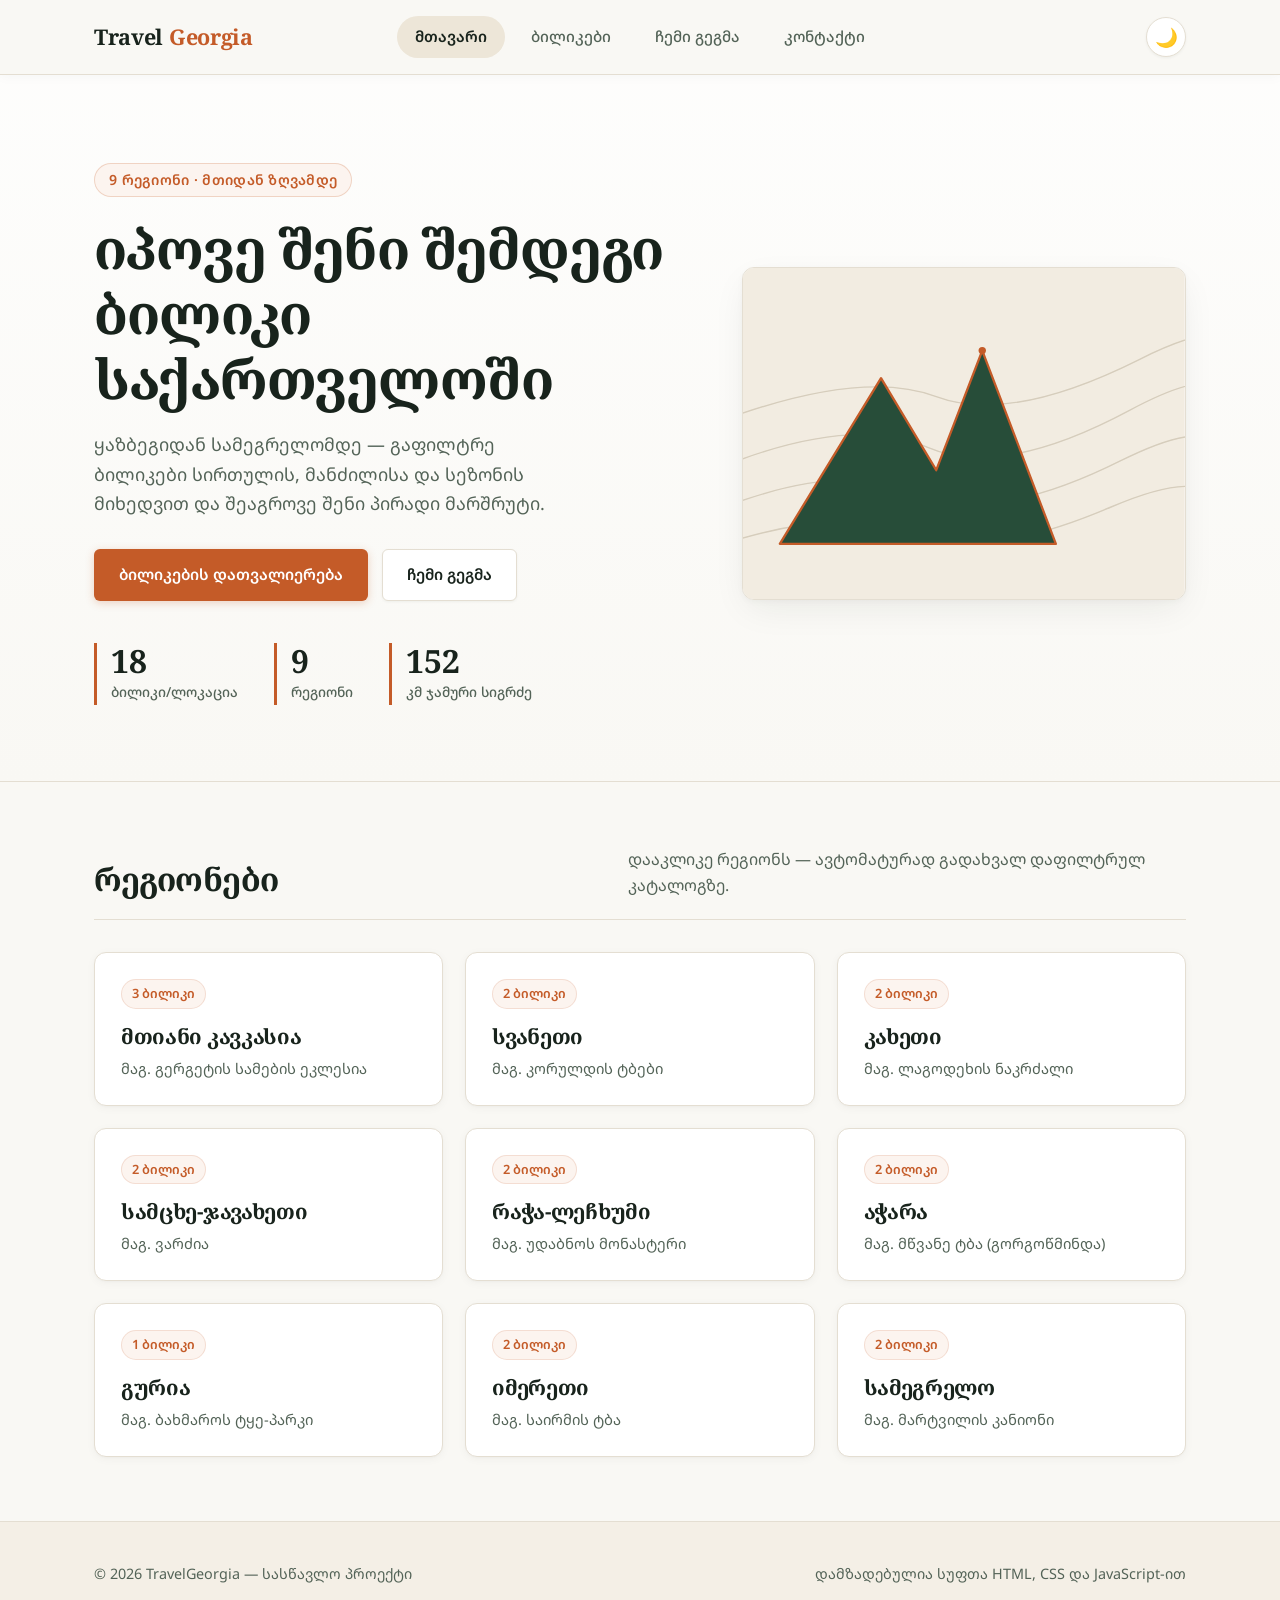
<file: TravelGeorgia-main/travelgeorgia-site/index.html>
<!DOCTYPE html>
<html lang="ka">
<head>
<meta charset="UTF-8" />
<meta name="viewport" content="width=device-width, initial-scale=1" />
<title>TravelGeorgia — საქართველოს ლაშქრობისა და მოგზაურობის ბილიკები</title>
<meta name="description" content="მოძებნე, გაფილტრე და დაგეგმე შენი ლაშქრობა საქართველოს ყველა რეგიონში — მთიანი კავკასიიდან სამეგრელომდე." />
<link rel="preconnect" href="https://fonts.googleapis.com">
<link rel="preconnect" href="https://fonts.gstatic.com" crossorigin>
<link href="https://fonts.googleapis.com/css2?family=Noto+Serif+Georgian:wght@500;700&family=Noto+Sans+Georgian:wght@400;500;600&display=swap" rel="stylesheet">
<link rel="stylesheet" href="css/variables.css" />
<link rel="stylesheet" href="css/base.css" />
<link rel="stylesheet" href="css/header.css" />
<link rel="stylesheet" href="css/components.css" />
<link rel="stylesheet" href="css/hero.css" />
<link rel="stylesheet" href="css/footer.css" />
<link rel="stylesheet" href="css/responsive.css" />
</head>
<body data-page="home">

<header class="site-header">
  <div class="wrap">
    <a href="index.html" class="brand">Travel<span>Georgia</span></a>
    <nav>
      <ul class="nav-list">
        <li><a href="index.html" data-page="home">მთავარი</a></li>
        <li><a href="catalog.html" data-page="catalog">ბილიკები</a></li>
        <li><a href="plan.html" data-page="plan">ჩემი გეგმა</a></li>
        <li><a href="contact.html" data-page="contact">კონტაქტი</a></li>
      </ul>
    </nav>
    <div class="header-actions">
      <button class="theme-toggle" id="theme-toggle" aria-label="თემის შეცვლა" title="მუქი/ნათელი თემა">🌙</button>
      <button class="nav-toggle" aria-expanded="false" aria-label="მენიუს გახსნა">☰</button>
    </div>
  </div>
</header>

<section class="hero">
  <div class="wrap">
    <div class="hero-copy">
      <p class="hero-eyebrow">9 რეგიონი · მთიდან ზღვამდე</p>
      <h1>იპოვე შენი შემდეგი ბილიკი საქართველოში</h1>
      <p class="lede">ყაზბეგიდან სამეგრელომდე — გაფილტრე ბილიკები სირთულის, მანძილისა და სეზონის მიხედვით და შეაგროვე შენი პირადი მარშრუტი.</p>
      <div class="hero-actions">
        <a href="catalog.html" class="btn btn-primary">ბილიკების დათვალიერება</a>
        <a href="plan.html" class="btn btn-ghost">ჩემი გეგმა</a>
      </div>
      <div class="stat-row" id="stat-row">
        <div class="stat"><span class="num" id="stat-trails">—</span><span class="label">ბილიკი/ლოკაცია</span></div>
        <div class="stat"><span class="num" id="stat-regions">—</span><span class="label">რეგიონი</span></div>
        <div class="stat"><span class="num" id="stat-distance">—</span><span class="label">კმ ჯამური სიგრძე</span></div>
      </div>
    </div>
    <div class="hero-art" aria-hidden="true">
      <svg viewBox="0 0 480 360" width="100%" height="100%" preserveAspectRatio="xMidYMid slice">
        <rect width="480" height="360" fill="#1e2b23"/>
        <g fill="none" stroke="#35473c" stroke-width="1.5">
          <path d="M-20 300 Q 100 260 180 290 T 400 260 T 520 300"/>
          <path d="M-20 260 Q 110 210 190 245 T 410 210 T 520 250"/>
          <path d="M-20 215 Q 120 160 200 195 T 420 155 T 520 195"/>
          <path d="M-20 165 Q 130 110 210 140 T 430 100 T 520 140"/>
        </g>
        <path d="M40 300 L150 120 L210 220 L260 90 L340 300 Z" fill="#26382e" stroke="#c98a34" stroke-width="2" stroke-linejoin="round"/>
        <circle cx="260" cy="90" r="4" fill="#e0ab5f"/>
      </svg>
    </div>
  </div>
</section>

<section class="section">
  <div class="wrap">
    <div class="section-head">
      <h2>რეგიონები</h2>
      <p>დააკლიკე რეგიონს — ავტომატურად გადახვალ დაფილტრულ კატალოგზე.</p>
    </div>
    <div class="region-grid" id="region-grid">
      <!-- JS ავსებს დინამიურად -->
    </div>
  </div>
</section>

<footer class="site-footer">
  <div class="wrap">
    <span>© 2026 TravelGeorgia — სასწავლო პროექტი</span>
    <span>დამზადებულია სუფთა HTML, CSS და JavaScript-ით</span>
  </div>
</footer>

<script src="js/data.js"></script>
<script src="js/main.js"></script>
<script src="js/home.js"></script>
</body>
</html>
</file>
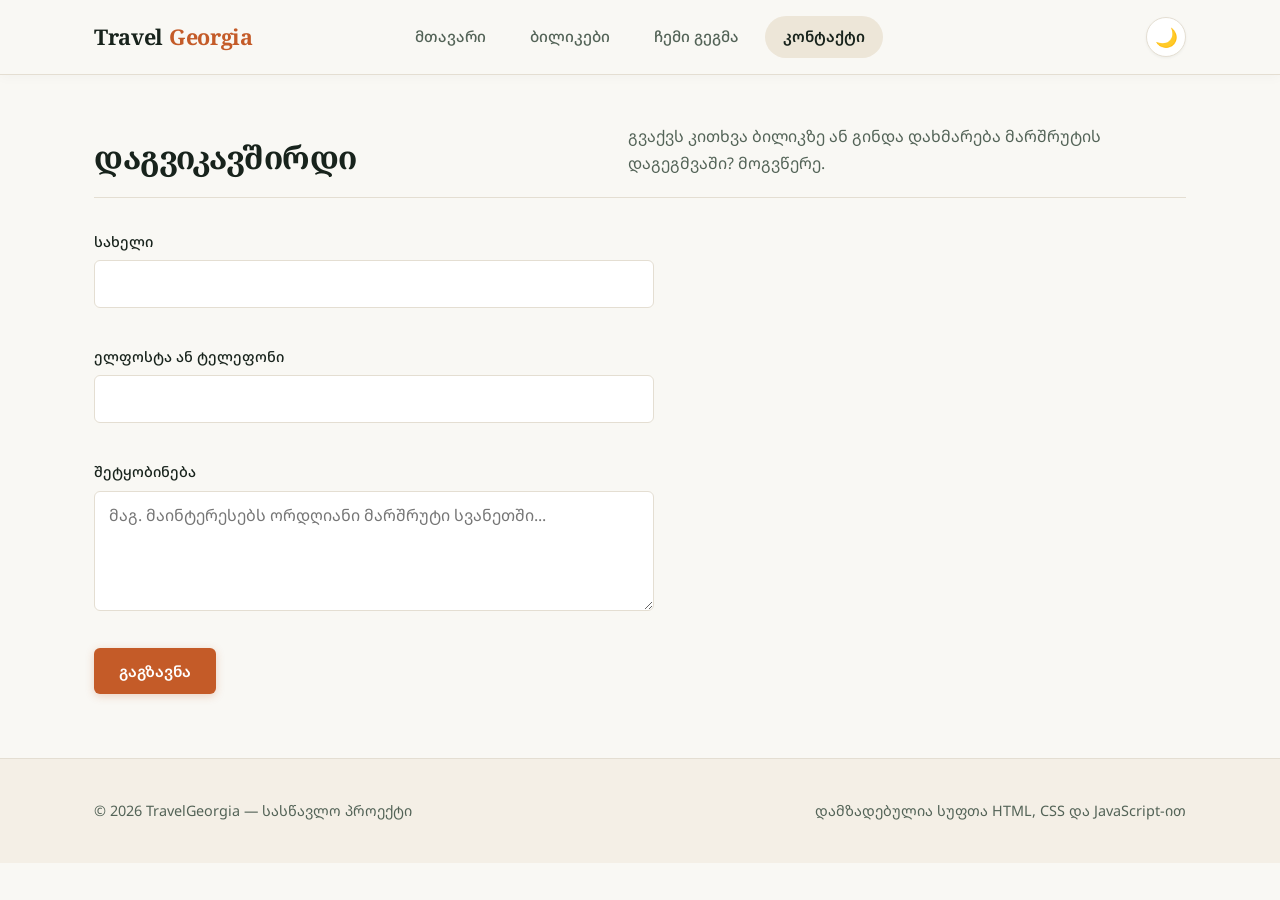
<file: TravelGeorgia-main/travelgeorgia-site/contact.html>
<!DOCTYPE html>
<html lang="ka">
<head>
<meta charset="UTF-8" />
<meta name="viewport" content="width=device-width, initial-scale=1" />
<title>კონტაქტი — TravelGeorgia</title>
<link rel="preconnect" href="https://fonts.googleapis.com">
<link rel="preconnect" href="https://fonts.gstatic.com" crossorigin>
<link href="https://fonts.googleapis.com/css2?family=Noto+Serif+Georgian:wght@500;700&family=Noto+Sans+Georgian:wght@400;500;600&display=swap" rel="stylesheet">
<link rel="stylesheet" href="css/variables.css" />
<link rel="stylesheet" href="css/base.css" />
<link rel="stylesheet" href="css/header.css" />
<link rel="stylesheet" href="css/components.css" />
<link rel="stylesheet" href="css/contact.css" />
<link rel="stylesheet" href="css/footer.css" />
<link rel="stylesheet" href="css/responsive.css" />
</head>
<body data-page="contact">

<header class="site-header">
  <div class="wrap">
    <a href="index.html" class="brand">Travel<span>Georgia</span></a>
    <nav>
      <ul class="nav-list">
        <li><a href="index.html" data-page="home">მთავარი</a></li>
        <li><a href="catalog.html" data-page="catalog">ბილიკები</a></li>
        <li><a href="plan.html" data-page="plan">ჩემი გეგმა</a></li>
        <li><a href="contact.html" data-page="contact">კონტაქტი</a></li>
      </ul>
    </nav>
    <div class="header-actions">
      <button class="theme-toggle" id="theme-toggle" aria-label="თემის შეცვლა" title="მუქი/ნათელი თემა">🌙</button>
      <button class="nav-toggle" aria-expanded="false" aria-label="მენიუს გახსნა">☰</button>
    </div>
  </div>
</header>

<section class="section" style="padding-top:48px;">
  <div class="wrap">
    <div class="section-head">
      <h2>დაგვიკავშირდი</h2>
      <p>გვაქვს კითხვა ბილიკზე ან გინდა დახმარება მარშრუტის დაგეგმვაში? მოგვწერე.</p>
    </div>

    <div class="success-box" id="success-box">
      მადლობა! შენი შეტყობინება მიღებულია — მალე დაგიკავშირდებით.
    </div>

    <form class="contact-form" id="contact-form" novalidate>
      <div class="field" id="field-name">
        <label for="name">სახელი</label>
        <input type="text" id="name" name="name" autocomplete="name" />
        <span class="error-text" id="error-name"></span>
      </div>

      <div class="field" id="field-contact">
        <label for="contact">ელფოსტა ან ტელეფონი</label>
        <input type="text" id="contact" name="contact" autocomplete="email" />
        <span class="error-text" id="error-contact"></span>
      </div>

      <div class="field" id="field-message">
        <label for="message">შეტყობინება</label>
        <textarea id="message" name="message" placeholder="მაგ. მაინტერესებს ორდღიანი მარშრუტი სვანეთში..."></textarea>
        <span class="error-text" id="error-message"></span>
      </div>

      <button type="submit" class="btn btn-primary" style="align-self:flex-start;">გაგზავნა</button>
    </form>
  </div>
</section>

<footer class="site-footer">
  <div class="wrap">
    <span>© 2026 TravelGeorgia — სასწავლო პროექტი</span>
    <span>დამზადებულია სუფთა HTML, CSS და JavaScript-ით</span>
  </div>
</footer>

<script src="js/main.js"></script>
<script src="js/contact.js"></script>
</body>
</html>
</file>
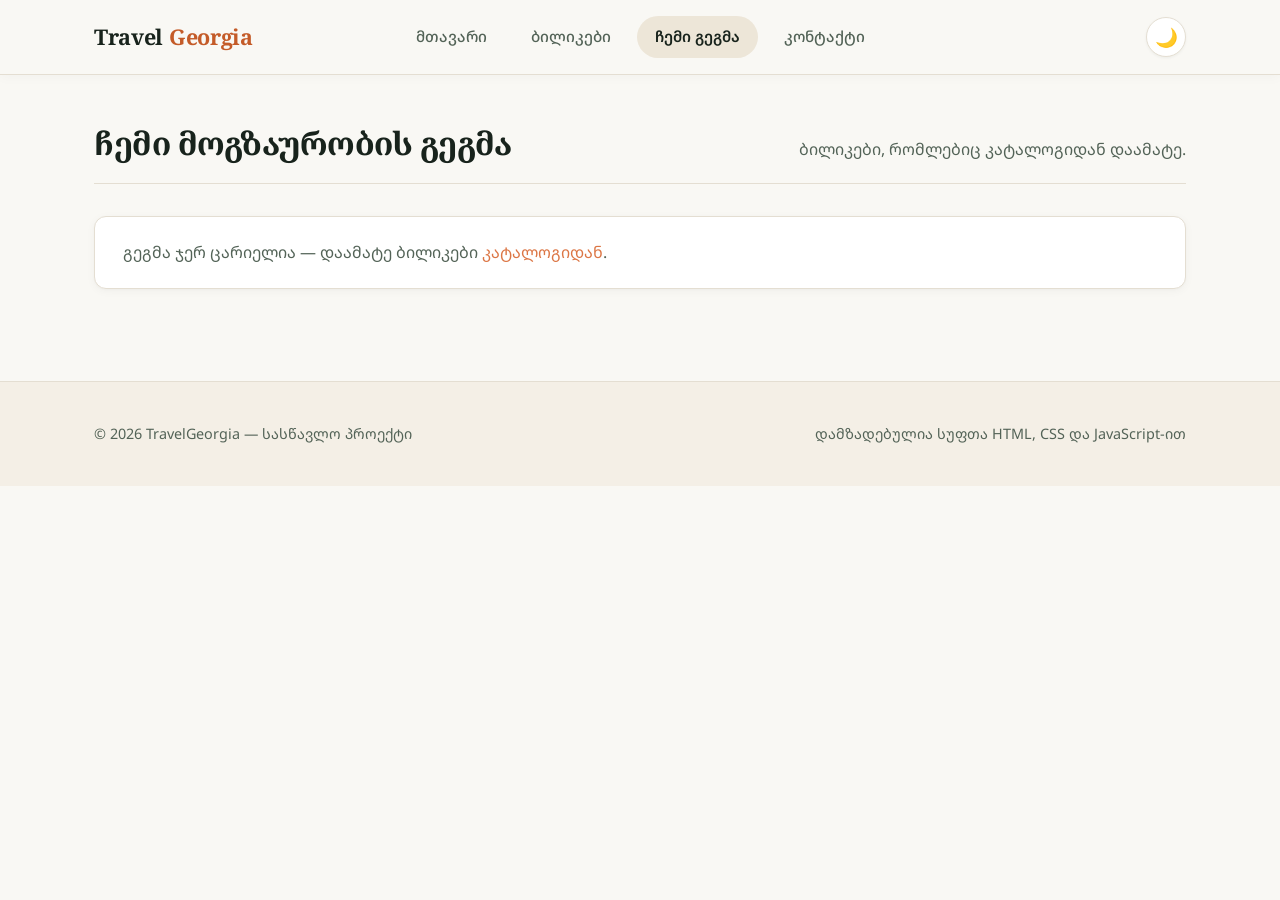
<file: TravelGeorgia-main/travelgeorgia-site/plan.html>
<!DOCTYPE html>
<html lang="ka">
<head>
<meta charset="UTF-8" />
<meta name="viewport" content="width=device-width, initial-scale=1" />
<title>ჩემი გეგმა — TravelGeorgia</title>
<link rel="preconnect" href="https://fonts.googleapis.com">
<link rel="preconnect" href="https://fonts.gstatic.com" crossorigin>
<link href="https://fonts.googleapis.com/css2?family=Noto+Serif+Georgian:wght@500;700&family=Noto+Sans+Georgian:wght@400;500;600&display=swap" rel="stylesheet">
<link rel="stylesheet" href="css/variables.css" />
<link rel="stylesheet" href="css/base.css" />
<link rel="stylesheet" href="css/header.css" />
<link rel="stylesheet" href="css/components.css" />
<link rel="stylesheet" href="css/plan.css" />
<link rel="stylesheet" href="css/footer.css" />
<link rel="stylesheet" href="css/responsive.css" />
</head>
<body data-page="plan">

<header class="site-header">
  <div class="wrap">
    <a href="index.html" class="brand">Travel<span>Georgia</span></a>
    <nav>
      <ul class="nav-list">
        <li><a href="index.html" data-page="home">მთავარი</a></li>
        <li><a href="catalog.html" data-page="catalog">ბილიკები</a></li>
        <li><a href="plan.html" data-page="plan">ჩემი გეგმა</a></li>
        <li><a href="contact.html" data-page="contact">კონტაქტი</a></li>
      </ul>
    </nav>
    <div class="header-actions">
      <button class="theme-toggle" id="theme-toggle" aria-label="თემის შეცვლა" title="მუქი/ნათელი თემა">🌙</button>
      <button class="nav-toggle" aria-expanded="false" aria-label="მენიუს გახსნა">☰</button>
    </div>
  </div>
</header>

<section class="section" style="padding-top:48px;">
  <div class="wrap">
    <div class="section-head">
      <h2>ჩემი მოგზაურობის გეგმა</h2>
      <p>ბილიკები, რომლებიც კატალოგიდან დაამატე.</p>
    </div>

    <div class="plan-summary" id="plan-summary"></div>
    <div id="plan-list"></div>
  </div>
</section>

<footer class="site-footer">
  <div class="wrap">
    <span>© 2026 TravelGeorgia — სასწავლო პროექტი</span>
    <span>დამზადებულია სუფთა HTML, CSS და JavaScript-ით</span>
  </div>
</footer>

<script src="js/data.js"></script>
<script src="js/main.js"></script>
<script src="js/plan.js"></script>
</body>
</html>
</file>
<file: TravelGeorgia-main/travelgeorgia-site/css/variables.css>
/* ==========================================================================
   TravelGeorgia — ფერების პალიტრა და დიზაინის ცვლადები
   Light & Dark Mode
   ========================================================================== */

:root {
  /* კავკასიის ბუნებრივი, მიწისფერი და ალპური პალიტრა (Light Mode) */
  --bg: #f9f8f4;              /* თბილი კირქვისფერი / ქაღალდისფერი ფონი */
  --surface: #ffffff;         /* სუფთა თეთრი ბარათები */
  --surface-alt: #f3efe6;     /* რბილი ქვისფერი ელემენტები */
  --line: #e4ded2;            /* ნაზი ქვის კონტური */
  --line-hover: #cfc7b6;      /* აქტიური კონტური */
  --text: #18231c;            /* ღრმა წიწვოვანი შავი — მაღალი კონტრასტი და იკითხვადობა */
  --text-muted: #536357;      /* ბუნებრივი ხავსისფერი ტექსტი */
  --accent: #c45b28;          /* კავკასიური თიხისფერი / ქარვისფერი ბილიკის ნიშნული */
  --accent-hover: #ad4e1f;    /* მუქი თიხისფერი ჰოვერზე */
  --accent-soft: #dc7645;     /* რბილი თიხისფერი */
  --accent-bg: #fcf4ef;       /* რბილი თიხისფერი ფონი */
  --accent-2: #245b3f;        /* ალპური ტყის მწვანე */
  --accent-2-bg: #eaf3ed;     /* ალპური მწვანე ფონი თეგებისთვის */
  --danger: #b53828;          /* გაფრთხილება / რთული ბილიკი */
  --danger-bg: #fbedeb;

  --font-display: "Noto Serif Georgian", Georgia, "Times New Roman", serif;
  --font-body: "Noto Sans Georgian", -apple-system, BlinkMacSystemFont, "Segoe UI", Roboto, sans-serif;

  --radius-s: 6px;
  --radius-m: 12px;
  --radius-l: 18px;
  --content-width: 1140px;

  --shadow-sm: 0 1px 3px rgba(24, 35, 28, 0.05);
  --shadow-card: 0 2px 10px rgba(24, 35, 28, 0.04), 0 1px 2px rgba(24, 35, 28, 0.02);
  --shadow-hover: 0 14px 28px -4px rgba(24, 35, 28, 0.09), 0 4px 10px -2px rgba(24, 35, 28, 0.04);
}

/* ==========================================================================
   Dark Mode — ღრმა ბაზალტის, ბუნებრივი ღამის პალიტრა
   ========================================================================== */
[data-theme="dark"] {
  --bg: #111713;              /* ღრმა წიწვოვანი ბაზალტის ფონი */
  --surface: #18221b;         /* რბილი გრაფიტისფერი ბარათები */
  --surface-alt: #1f2c23;     /* აქტიური ზედაპირი */
  --line: #26382c;            /* მშვიდი, ბუნებრივი კონტური */
  --line-hover: #374f3f;      /* ჰოვერის კონტური */
  --text: #ede8dc;            /* მთვარისფერი თბილი ალაბასტრი / პერგამენტი */
  --text-muted: #95a598;      /* რბილი ხავსისფერი ტექსტი */
  --accent: #dc7438;          /* მთის კოცონის / ქარვისფერი აქცენტი */
  --accent-hover: #e8864d;
  --accent-soft: #e5905d;
  --accent-bg: rgba(220, 116, 56, 0.12);
  --accent-2: #4e9b72;        /* ალპური მწვანე */
  --accent-2-bg: rgba(78, 155, 114, 0.15);
  --danger: #cf5644;
  --danger-bg: rgba(207, 86, 68, 0.15);

  --shadow-sm: 0 1px 3px rgba(0, 0, 0, 0.4);
  --shadow-card: 0 3px 12px rgba(0, 0, 0, 0.35);
  --shadow-hover: 0 14px 28px -4px rgba(0, 0, 0, 0.55);
}
</file>
<file: TravelGeorgia-main/travelgeorgia-site/css/base.css>
/* ==========================================================================
   TravelGeorgia — საბაზისო წესები და ზოგადი განლაგება
   ========================================================================== */

/* საბაზისო წესები */
* {
  box-sizing: border-box;
}

html {
  scroll-behavior: smooth;
  scroll-padding-top: 90px;
}

body {
  margin: 0;
  background: var(--bg);
  color: var(--text);
  font-family: var(--font-body);
  font-size: 16px;
  line-height: 1.68;
  -webkit-font-smoothing: antialiased;
  -moz-osx-font-smoothing: grayscale;
  text-rendering: optimizeLegibility;
  transition: background 0.25s ease, color 0.25s ease;
}

img {
  max-width: 100%;
  display: block;
}

a {
  color: inherit;
  text-decoration: none;
}

ul {
  margin: 0;
  padding: 0;
  list-style: none;
}

h1, h2, h3, h4 {
  font-family: var(--font-display);
  font-weight: 700;
  line-height: 1.25;
  margin: 0 0 0.5em;
  color: var(--text);
  letter-spacing: -0.015em;
}

p {
  margin: 0 0 1em;
  max-width: 62ch;
}

button, input, select, textarea {
  font-family: inherit;
  font-size: inherit;
  color: inherit;
}

/* კონტეინერი და სექციები */
.wrap {
  width: 100%;
  max-width: var(--content-width);
  margin: 0 auto;
  padding: 0 24px;
}

.section {
  padding: 64px 0;
}

.section-head {
  display: flex;
  align-items: flex-end;
  justify-content: space-between;
  gap: 24px;
  margin-bottom: 32px;
  border-bottom: 1px solid var(--line);
  padding-bottom: 20px;
}

.section-head h2 {
  font-size: clamp(1.65rem, 2.5vw, 2.15rem);
  margin: 0;
  color: var(--text);
}

.section-head p {
  margin: 0;
  color: var(--text-muted);
}

/* ხელმისაწვდომობის ფოკუსი */
:focus-visible {
  outline: 2px solid var(--accent);
  outline-offset: 2px;
}
</file>
<file: TravelGeorgia-main/travelgeorgia-site/css/header.css>
/* ==========================================================================
   TravelGeorgia — ნავიგაცია და ჰედერი
   ========================================================================== */

.site-header {
  position: sticky;
  top: 0;
  z-index: 1000;
  background: rgba(249, 248, 244, 0.94);
  backdrop-filter: blur(14px);
  -webkit-backdrop-filter: blur(14px);
  border-bottom: 1px solid var(--line);
  box-shadow: 0 2px 12px rgba(24, 35, 28, 0.03);
  transition: background 0.25s ease, border-color 0.25s ease;
}

[data-theme="dark"] .site-header {
  background: rgba(17, 23, 19, 0.94);
  box-shadow: 0 2px 12px rgba(0, 0, 0, 0.4);
}

/* დესკტოპზე 3-სვეტიანი ბალანსირებული გრიდი: ლოგო მარცხნივ, ნავიგაცია ზუსტად ცენტრში, ღილაკები მარჯვნივ */
.site-header .wrap {
  display: grid;
  grid-template-columns: 1fr auto 1fr;
  align-items: center;
  height: 74px;
  position: relative;
}

.brand {
  justify-self: start;
  font-family: var(--font-display);
  font-size: 1.35rem;
  font-weight: 700;
  display: flex;
  align-items: baseline;
  gap: 6px;
  letter-spacing: -0.015em;
  color: var(--text);
  transition: opacity 0.15s ease;
}

.brand:hover {
  opacity: 0.9;
}

.brand span {
  color: var(--accent);
}

.site-header nav {
  justify-self: center;
}

.nav-list {
  display: flex;
  align-items: center;
  justify-content: center;
  gap: 8px;
}

.nav-list a {
  display: inline-block;
  padding: 8px 18px;
  border-radius: 999px;
  color: var(--text-muted);
  font-size: 0.95rem;
  font-weight: 500;
  transition: color 0.18s ease, background 0.18s ease;
}

.nav-list a:hover {
  color: var(--text);
  background: var(--surface-alt);
}

.nav-list a.active {
  color: var(--text);
  background: #ede6d8;
  font-weight: 600;
}

[data-theme="dark"] .nav-list a.active {
  background: #25362a;
  color: var(--text);
}

/* ჰედერის მოქმედებები: თემის ღილაკი და მენიუ */
.header-actions {
  justify-self: end;
  display: flex;
  align-items: center;
  gap: 10px;
}

.theme-toggle {
  background: var(--surface);
  border: 1px solid var(--line);
  border-radius: 999px;
  width: 40px;
  height: 40px;
  display: inline-flex;
  align-items: center;
  justify-content: center;
  font-size: 1.15rem;
  cursor: pointer;
  box-shadow: var(--shadow-sm);
  transition: all 0.2s ease;
  line-height: 1;
  color: var(--text);
}

.theme-toggle:hover {
  background: var(--surface-alt);
  border-color: var(--line-hover);
  transform: translateY(-1px);
}

.nav-toggle {
  display: none;
  background: var(--surface);
  border: 1px solid var(--line);
  border-radius: var(--radius-s);
  color: var(--text);
  padding: 8px 12px;
  cursor: pointer;
  font-size: 1.25rem;
  line-height: 1;
  box-shadow: var(--shadow-sm);
  transition: background 0.15s ease, border-color 0.15s ease, color 0.15s ease;
}

.nav-toggle:hover,
.nav-toggle[aria-expanded="true"] {
  background: var(--surface-alt);
  border-color: var(--accent);
  color: var(--accent);
}

@keyframes navSlideDown {
  from {
    opacity: 0;
    transform: translateY(-8px);
  }
  to {
    opacity: 1;
    transform: translateY(0);
  }
}
</file>
<file: TravelGeorgia-main/travelgeorgia-site/css/components.css>
/* ==========================================================================
   TravelGeorgia — საერთო კომპონენტები (Buttons, Cards, Badges, Stats)
   ========================================================================== */

/* ღილაკები (Buttons) */
.btn {
  display: inline-flex;
  align-items: center;
  justify-content: center;
  gap: 8px;
  padding: 12px 24px;
  border-radius: var(--radius-s);
  font-size: 0.96rem;
  font-weight: 600;
  border: 1px solid transparent;
  cursor: pointer;
  text-decoration: none;
  transition: transform 0.12s ease, background 0.18s ease, border-color 0.18s ease, color 0.18s ease, box-shadow 0.18s ease;
}

.btn:active {
  transform: translateY(1px);
}

.btn-primary {
  background: var(--accent);
  color: #ffffff;
  box-shadow: 0 2px 8px rgba(196, 91, 40, 0.25);
}

.btn-primary:hover {
  background: var(--accent-hover);
  box-shadow: 0 6px 16px rgba(196, 91, 40, 0.35);
  transform: translateY(-1px);
}

.btn-ghost {
  border-color: var(--line);
  color: var(--text);
  background: var(--surface);
  box-shadow: var(--shadow-sm);
}

.btn-ghost:hover {
  border-color: var(--line-hover);
  background: var(--surface-alt);
  color: var(--text);
  transform: translateY(-1px);
}

.btn-sm {
  padding: 8px 16px;
  font-size: 0.88rem;
}

/* სტატისტიკის ბლოკები */
.stat-row {
  display: flex;
  gap: 36px;
  margin-top: 42px;
  flex-wrap: wrap;
}

.stat-row .stat {
  border-inline-start: 3px solid var(--accent);
  padding-inline-start: 14px;
}

.stat .num {
  font-family: var(--font-display);
  font-size: 2rem;
  font-weight: 700;
  display: block;
  line-height: 1.1;
  color: var(--text);
}

.stat .label {
  color: var(--text-muted);
  font-size: 0.86rem;
  font-weight: 500;
  margin-top: 2px;
}

/* რეგიონების ბარათები (Region Grid) */
.region-grid {
  display: grid;
  grid-template-columns: repeat(3, 1fr);
  gap: 22px;
}

.region-card {
  position: relative;
  border: 1px solid var(--line);
  border-radius: var(--radius-m);
  background: var(--surface);
  padding: 26px;
  display: flex;
  flex-direction: column;
  box-shadow: var(--shadow-card);
  transition: all 0.22s cubic-bezier(0.16, 1, 0.3, 1);
}

.region-card:hover {
  border-color: rgba(196, 91, 40, 0.4);
  transform: translateY(-3px);
  box-shadow: var(--shadow-hover);
}

.region-card .count {
  display: inline-block;
  align-self: flex-start;
  color: var(--accent);
  background: var(--accent-bg);
  border: 1px solid rgba(196, 91, 40, 0.15);
  font-size: 0.8rem;
  font-weight: 600;
  padding: 3px 10px;
  border-radius: 999px;
  margin-bottom: 14px;
}

.region-card h3 {
  font-size: 1.3rem;
  margin-bottom: 8px;
  color: var(--text);
}

.region-card p {
  color: var(--text-muted);
  font-size: 0.92rem;
  margin: 0;
  line-height: 1.5;
}

/* ბილიკების კატალოგის ბარათები (Trail Grid) */
.trail-grid {
  display: grid;
  grid-template-columns: repeat(auto-fill, minmax(min(290px, 100%), 1fr));
  gap: 22px;
}

.trail-card {
  border: 1px solid var(--line);
  border-radius: var(--radius-m);
  background: var(--surface);
  padding: 24px;
  display: flex;
  flex-direction: column;
  gap: 12px;
  box-shadow: var(--shadow-card);
  transition: all 0.22s cubic-bezier(0.16, 1, 0.3, 1);
}

.trail-card:hover {
  border-color: var(--line-hover);
  transform: translateY(-3px);
  box-shadow: var(--shadow-hover);
}

.trail-card .region-tag,
.region-tag {
  font-size: 0.8rem;
  font-weight: 600;
  color: var(--accent);
  letter-spacing: 0.02em;
}

.trail-card h3 {
  font-size: 1.25rem;
  margin: 0;
  line-height: 1.3;
  color: var(--text);
}

.trail-meta {
  display: flex;
  gap: 12px;
  flex-wrap: wrap;
  align-items: center;
  font-size: 0.86rem;
  color: var(--text-muted);
  font-weight: 500;
}

.trail-card p {
  color: var(--text-muted);
  font-size: 0.93rem;
  margin: 0;
  line-height: 1.6;
}

.trail-card-actions {
  display: flex;
  align-items: center;
  gap: 10px;
  margin-top: auto;
  flex-wrap: wrap;
}

/* რეალური ბილიკების მარკერებივით სტილიზებული სირთულის ნიშნულები */
.difficulty {
  display: inline-block;
  padding: 3px 10px;
  border-radius: 999px;
  font-size: 0.78rem;
  font-weight: 600;
  border: 1px solid transparent;
}

.difficulty[data-level="მარტივი"] {
  color: #1e6b45;
  background: #eaf5ee;
  border-color: #c4e3d0;
}

.difficulty[data-level="საშუალო"] {
  color: #996010;
  background: #fdf3e2;
  border-color: #f1ddb6;
}

.difficulty[data-level="რთული"] {
  color: #a63a24;
  background: #faece8;
  border-color: #f1c3b8;
}

[data-theme="dark"] .difficulty[data-level="მარტივი"] {
  color: #6fc496;
  background: rgba(78, 155, 114, 0.16);
  border-color: rgba(78, 155, 114, 0.35);
}

[data-theme="dark"] .difficulty[data-level="საშუალო"] {
  color: #e8b05e;
  background: rgba(217, 139, 40, 0.16);
  border-color: rgba(217, 139, 40, 0.35);
}

[data-theme="dark"] .difficulty[data-level="რთული"] {
  color: #e57864;
  background: rgba(207, 86, 68, 0.16);
  border-color: rgba(207, 86, 68, 0.35);
}
</file>
<file: TravelGeorgia-main/travelgeorgia-site/css/hero.css>
/* ==========================================================================
   TravelGeorgia — Hero სექცია
   ========================================================================== */

.hero {
  position: relative;
  overflow: hidden;
  padding: 88px 0 76px;
  border-bottom: 1px solid var(--line);
  background: linear-gradient(180deg, rgba(255, 255, 255, 0.75) 0%, var(--bg) 100%);
  transition: background 0.25s ease;
}

[data-theme="dark"] .hero {
  background: linear-gradient(180deg, rgba(24, 34, 27, 0.5) 0%, var(--bg) 100%);
}

.hero .wrap {
  position: relative;
  display: grid;
  grid-template-columns: minmax(0, 1.15fr) minmax(0, 0.85fr);
  gap: 48px;
  align-items: center;
}

.hero-eyebrow {
  display: inline-flex;
  align-items: center;
  gap: 8px;
  color: var(--accent);
  background: var(--accent-bg);
  border: 1px solid rgba(196, 91, 40, 0.22);
  padding: 4px 14px;
  border-radius: 999px;
  font-size: 0.88rem;
  font-weight: 600;
  letter-spacing: 0.02em;
  margin-bottom: 18px;
}

.hero h1 {
  font-size: clamp(2.35rem, 4.6vw, 3.45rem);
  line-height: 1.18;
  color: var(--text);
  margin-bottom: 20px;
}

.hero p.lede {
  color: var(--text-muted);
  font-size: 1.12rem;
  max-width: 48ch;
  line-height: 1.65;
}

.hero-actions {
  display: flex;
  gap: 14px;
  margin-top: 30px;
  flex-wrap: wrap;
}

.hero-art {
  position: relative;
  aspect-ratio: 4 / 3;
  border: 1px solid var(--line);
  border-radius: var(--radius-m);
  background: var(--surface);
  overflow: hidden;
  box-shadow: 0 12px 36px -6px rgba(24, 35, 28, 0.08), 0 2px 6px rgba(24, 35, 28, 0.03);
}

/* Hero SVG სტილიზაცია */
.hero-art svg {
  display: block;
}

.hero-art rect {
  fill: #f2ece1 !important;
  transition: fill 0.25s ease;
}

.hero-art g path {
  stroke: #d6cdbc !important;
  stroke-width: 1.5;
  transition: stroke 0.25s ease;
}

.hero-art path[fill="#26382e"],
.hero-art > svg > path:not([stroke="#35473c"]) {
  fill: #274d39 !important;
  stroke: #c45b28 !important;
  stroke-width: 2.5;
  transition: fill 0.25s ease, stroke 0.25s ease;
}

.hero-art circle {
  fill: #c45b28 !important;
  transition: fill 0.25s ease;
}

[data-theme="dark"] .hero-art rect {
  fill: #16211a !important;
}

[data-theme="dark"] .hero-art g path {
  stroke: #27392d !important;
}

[data-theme="dark"] .hero-art path[fill="#26382e"],
[data-theme="dark"] .hero-art > svg > path:not([stroke="#35473c"]) {
  fill: #223c2d !important;
  stroke: #dc7438 !important;
}

[data-theme="dark"] .hero-art circle {
  fill: #dc7438 !important;
}
</file>
<file: TravelGeorgia-main/travelgeorgia-site/css/footer.css>
/* ==========================================================================
   TravelGeorgia — ფუტერი
   ========================================================================== */

.site-footer {
  border-top: 1px solid var(--line);
  padding: 40px 0;
  background: #f4efe6;
  color: var(--text-muted);
  font-size: 0.9rem;
  transition: background 0.25s ease;
}

[data-theme="dark"] .site-footer {
  background: #0e1410;
}

.site-footer .wrap {
  display: flex;
  justify-content: space-between;
  align-items: center;
  flex-wrap: wrap;
  gap: 14px;
}
</file>
<file: TravelGeorgia-main/travelgeorgia-site/css/responsive.css>
/* ==========================================================================
   TravelGeorgia — რესპონსივი (Responsive Breakpoints)
   ========================================================================== */

@media (prefers-reduced-motion: reduce) {
  html {
    scroll-behavior: auto;
  }
  * {
    transition: none !important;
    animation: none !important;
  }
}

/* პლანშეტი / საშუალო ეკრანები */
@media (max-width: 900px) {
  .hero {
    padding: 60px 0 48px;
  }
  .hero .wrap {
    grid-template-columns: 1fr;
    gap: 36px;
  }
  .hero-art {
    order: -1;
    aspect-ratio: 16 / 9;
  }
  .region-grid {
    grid-template-columns: repeat(2, 1fr);
  }
}

/* მობილური და მცირე პლანშეტი (ნავიგაცია და ფილტრები) */
@media (max-width: 768px) {
  .site-header .wrap {
    display: flex;
    justify-content: space-between;
    align-items: center;
  }

  .site-header nav {
    justify-self: initial;
  }

  .nav-toggle {
    display: inline-flex;
    align-items: center;
    justify-content: center;
    width: 40px;
    height: 40px;
  }

  /* მობილური ნავიგაციის მენიუ — გაცენტრებული ელემენტებით */
  .nav-list {
    position: absolute;
    top: 74px;
    left: 0;
    right: 0;
    width: 100%;
    background: rgba(249, 248, 244, 0.98);
    backdrop-filter: blur(14px);
    -webkit-backdrop-filter: blur(14px);
    border-bottom: 1px solid var(--line);
    box-shadow: 0 16px 36px rgba(24, 35, 28, 0.12);
    flex-direction: column;
    align-items: center;
    justify-content: center;
    text-align: center;
    padding: 18px 20px 24px;
    gap: 8px;
    display: none;
  }

  [data-theme="dark"] .nav-list {
    background: rgba(17, 23, 19, 0.98);
    box-shadow: 0 16px 36px rgba(0, 0, 0, 0.5);
  }

  .nav-list.open {
    display: flex;
    animation: navSlideDown 0.2s cubic-bezier(0.16, 1, 0.3, 1);
  }

  .nav-list li {
    width: 100%;
    max-width: 320px;
    text-align: center;
  }

  .nav-list a {
    display: block;
    width: 100%;
    text-align: center;
    padding: 12px 20px;
    font-size: 1.05rem;
    border-radius: var(--radius-s);
  }

  .nav-list a.active {
    box-shadow: none;
    background: #ede6d8;
    color: var(--text);
  }

  [data-theme="dark"] .nav-list a.active {
    background: #25362a;
    color: var(--text);
  }

  .filters {
    display: grid;
    grid-template-columns: 1fr 1fr;
    gap: 12px;
    padding: 16px;
  }

  .filter-field.search {
    grid-column: 1 / -1;
    min-width: 0;
  }

  .filter-field select,
  .filter-field input {
    min-width: 0;
    width: 100%;
  }

  .section-head {
    flex-direction: column;
    align-items: flex-start;
    gap: 8px;
    margin-bottom: 24px;
    padding-bottom: 16px;
  }

  .trail-map-container {
    height: 320px;
  }
}

/* მცირე ეკრანები */
@media (max-width: 640px) {
  .section {
    padding: 44px 0;
  }

  .region-grid {
    grid-template-columns: 1fr;
  }

  .stat-row {
    gap: 18px;
    margin-top: 32px;
  }

  .site-footer .wrap {
    flex-direction: column;
    text-align: center;
    gap: 8px;
  }

  .detail-header {
    flex-direction: column;
    align-items: stretch;
  }

  .detail-header .btn {
    width: 100%;
    text-align: center;
  }

  .plan-item {
    flex-direction: column;
    align-items: flex-start;
  }

  .plan-item > div:last-child {
    width: 100%;
    justify-content: flex-end;
  }
}

/* ექსტრა მცირე მობილურები (320px - 480px) */
@media (max-width: 480px) {
  .wrap {
    padding: 0 16px;
  }

  .hero {
    padding: 44px 0 36px;
  }

  .hero-actions .btn {
    width: 100%;
    justify-content: center;
  }

  .stat-row {
    display: grid;
    grid-template-columns: repeat(3, 1fr);
    gap: 10px;
  }

  .stat-row .stat {
    padding-inline-start: 10px;
  }

  .stat .num {
    font-size: 1.5rem;
  }

  .stat .label {
    font-size: 0.78rem;
    line-height: 1.3;
  }

  .filters {
    grid-template-columns: 1fr;
  }

  .trail-map-container {
    height: 280px;
  }
}
</file>
<file: TravelGeorgia-main/travelgeorgia-site/css/contact.css>
/* ==========================================================================
   TravelGeorgia — კონტაქტის ფორმა
   ========================================================================== */

.contact-form {
  max-width: 560px;
  display: flex;
  flex-direction: column;
  gap: 18px;
}

.field {
  display: flex;
  flex-direction: column;
  gap: 6px;
}

.field label {
  font-weight: 500;
  font-size: 0.9rem;
  color: var(--text);
}

.field input,
.field textarea {
  background: var(--surface) !important;
  border: 1px solid var(--line) !important;
  color: var(--text) !important;
  border-radius: var(--radius-s) !important;
  padding: 12px 14px;
}

.field textarea {
  min-height: 120px;
  resize: vertical;
}

.field input:focus,
.field textarea:focus {
  border-color: var(--accent) !important;
  box-shadow: 0 0 0 3px rgba(196, 91, 40, 0.15) !important;
  outline: none !important;
}

.error-text {
  color: var(--danger);
  font-size: 0.82rem;
  min-height: 1em;
}

.field.has-error input,
.field.has-error textarea {
  border-color: var(--danger) !important;
}

.success-box {
  background: #eaf5ee !important;
  border: 1px solid #c4e3d0 !important;
  color: #1e6b45 !important;
  border-radius: var(--radius-m);
  padding: 20px;
  margin-bottom: 24px;
  display: none;
}

.success-box.show {
  display: block;
}

[data-theme="dark"] .success-box {
  background: rgba(78, 155, 114, 0.18) !important;
  border-color: rgba(78, 155, 114, 0.35) !important;
  color: #6fc496 !important;
}
</file>
<file: TravelGeorgia-main/travelgeorgia-site/css/plan.css>
/* ==========================================================================
   TravelGeorgia — სამოგზაურო გეგმის გვერდი (My Plan)
   ========================================================================== */

.plan-item {
  display: flex;
  justify-content: space-between;
  align-items: center;
  gap: 16px;
  border: 1px solid var(--line);
  border-radius: var(--radius-m);
  padding: 18px 24px;
  background: var(--surface);
  margin-bottom: 14px;
  box-shadow: var(--shadow-card);
  transition: all 0.18s ease;
}

.plan-item:hover {
  border-color: var(--line-hover);
  box-shadow: var(--shadow-hover);
}

.plan-item h3 {
  margin: 0 0 4px;
  font-size: 1.15rem;
  color: var(--text);
}

.plan-item .meta {
  color: var(--text-muted);
  font-size: 0.88rem;
}

.plan-summary {
  display: flex;
  gap: 36px;
  flex-wrap: wrap;
  margin-bottom: 28px;
  padding: 22px 28px;
  border: 1px solid var(--line);
  border-radius: var(--radius-m);
  background: var(--surface);
  box-shadow: var(--shadow-card);
}

.plan-empty {
  color: var(--text-muted);
}
</file>
